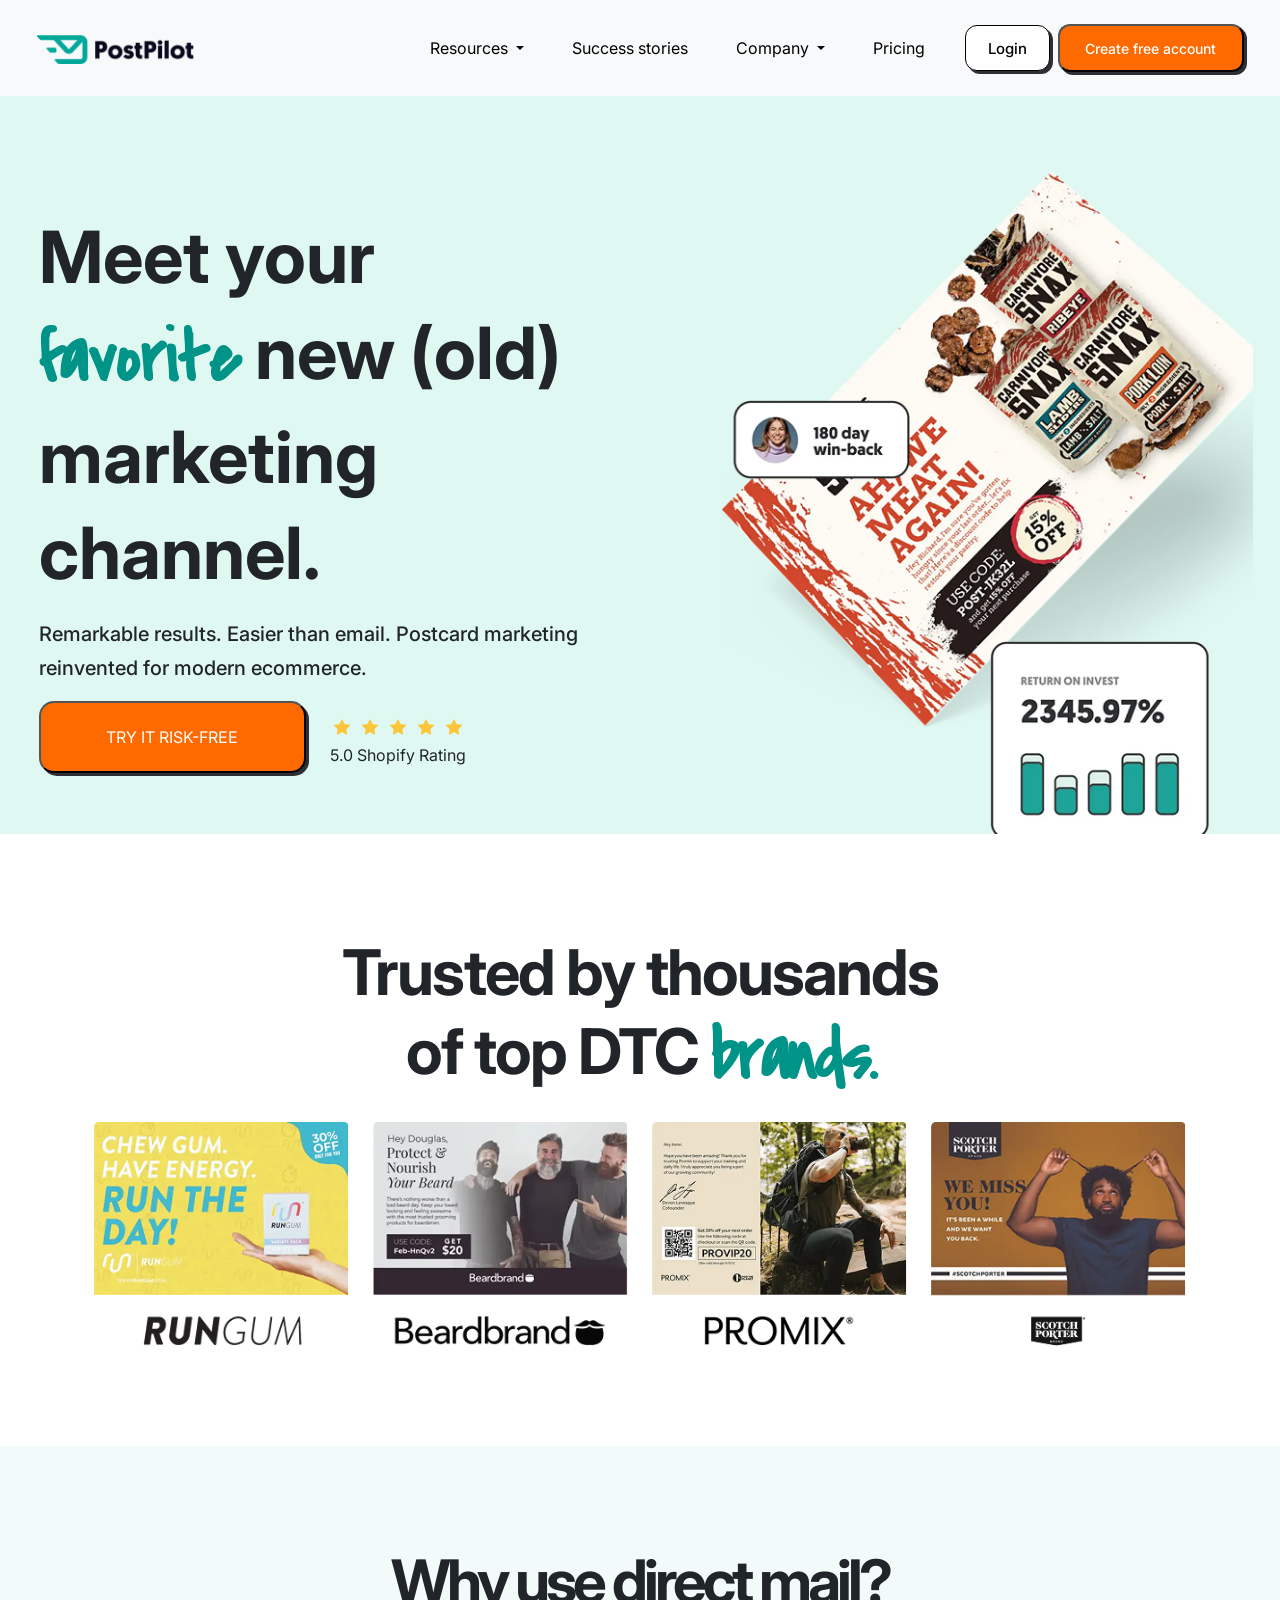
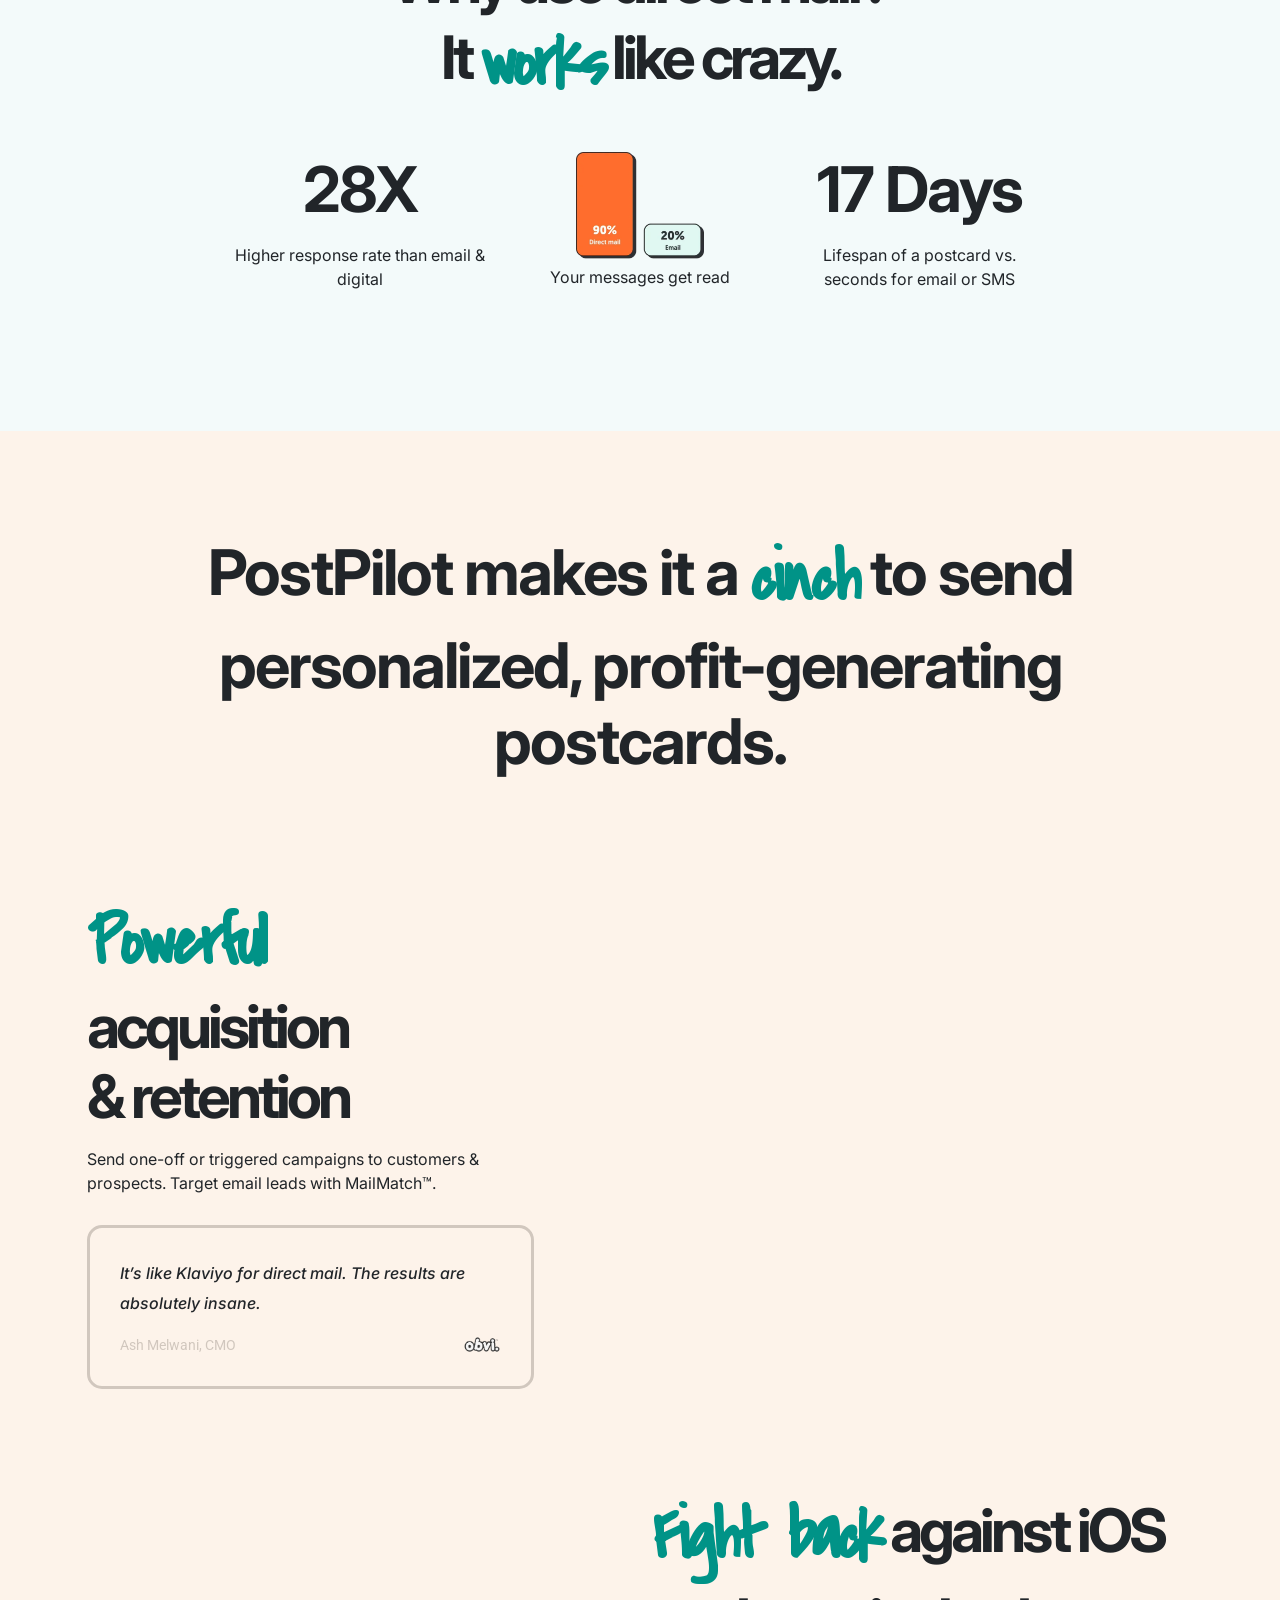
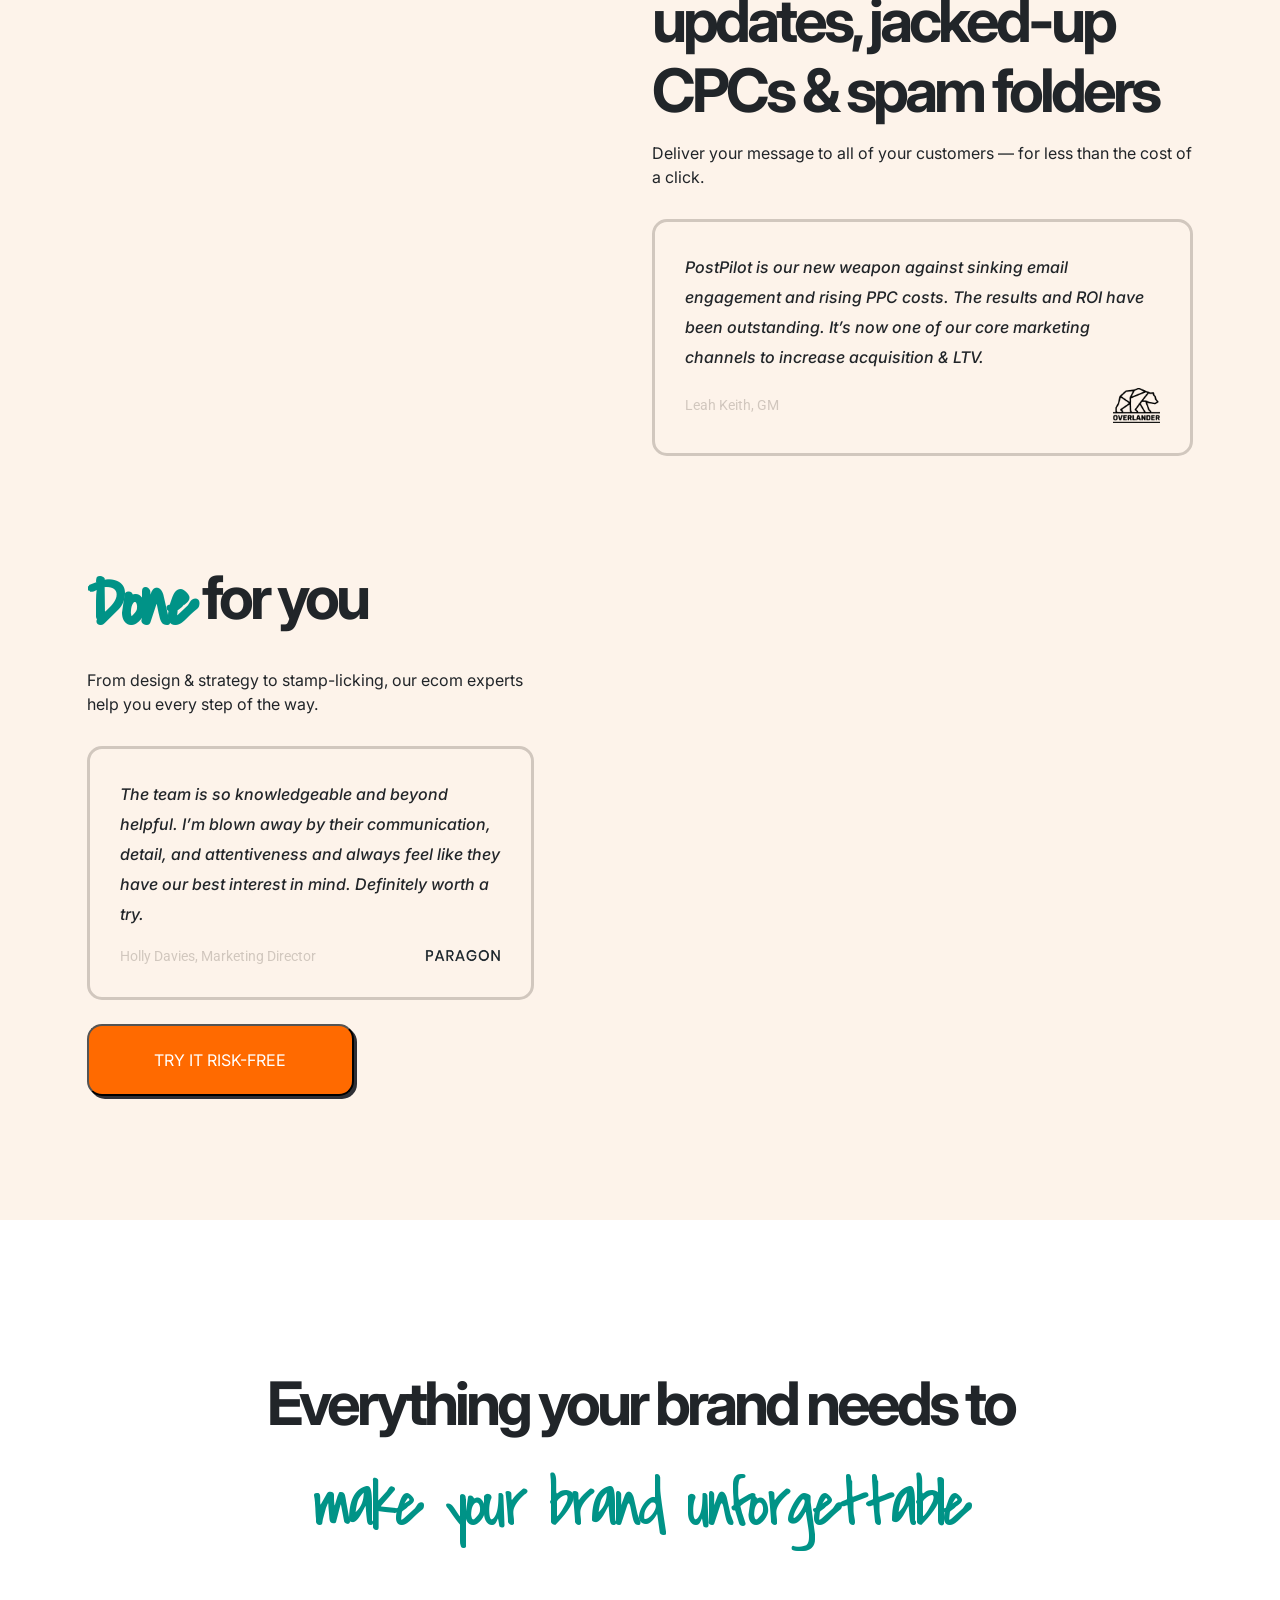
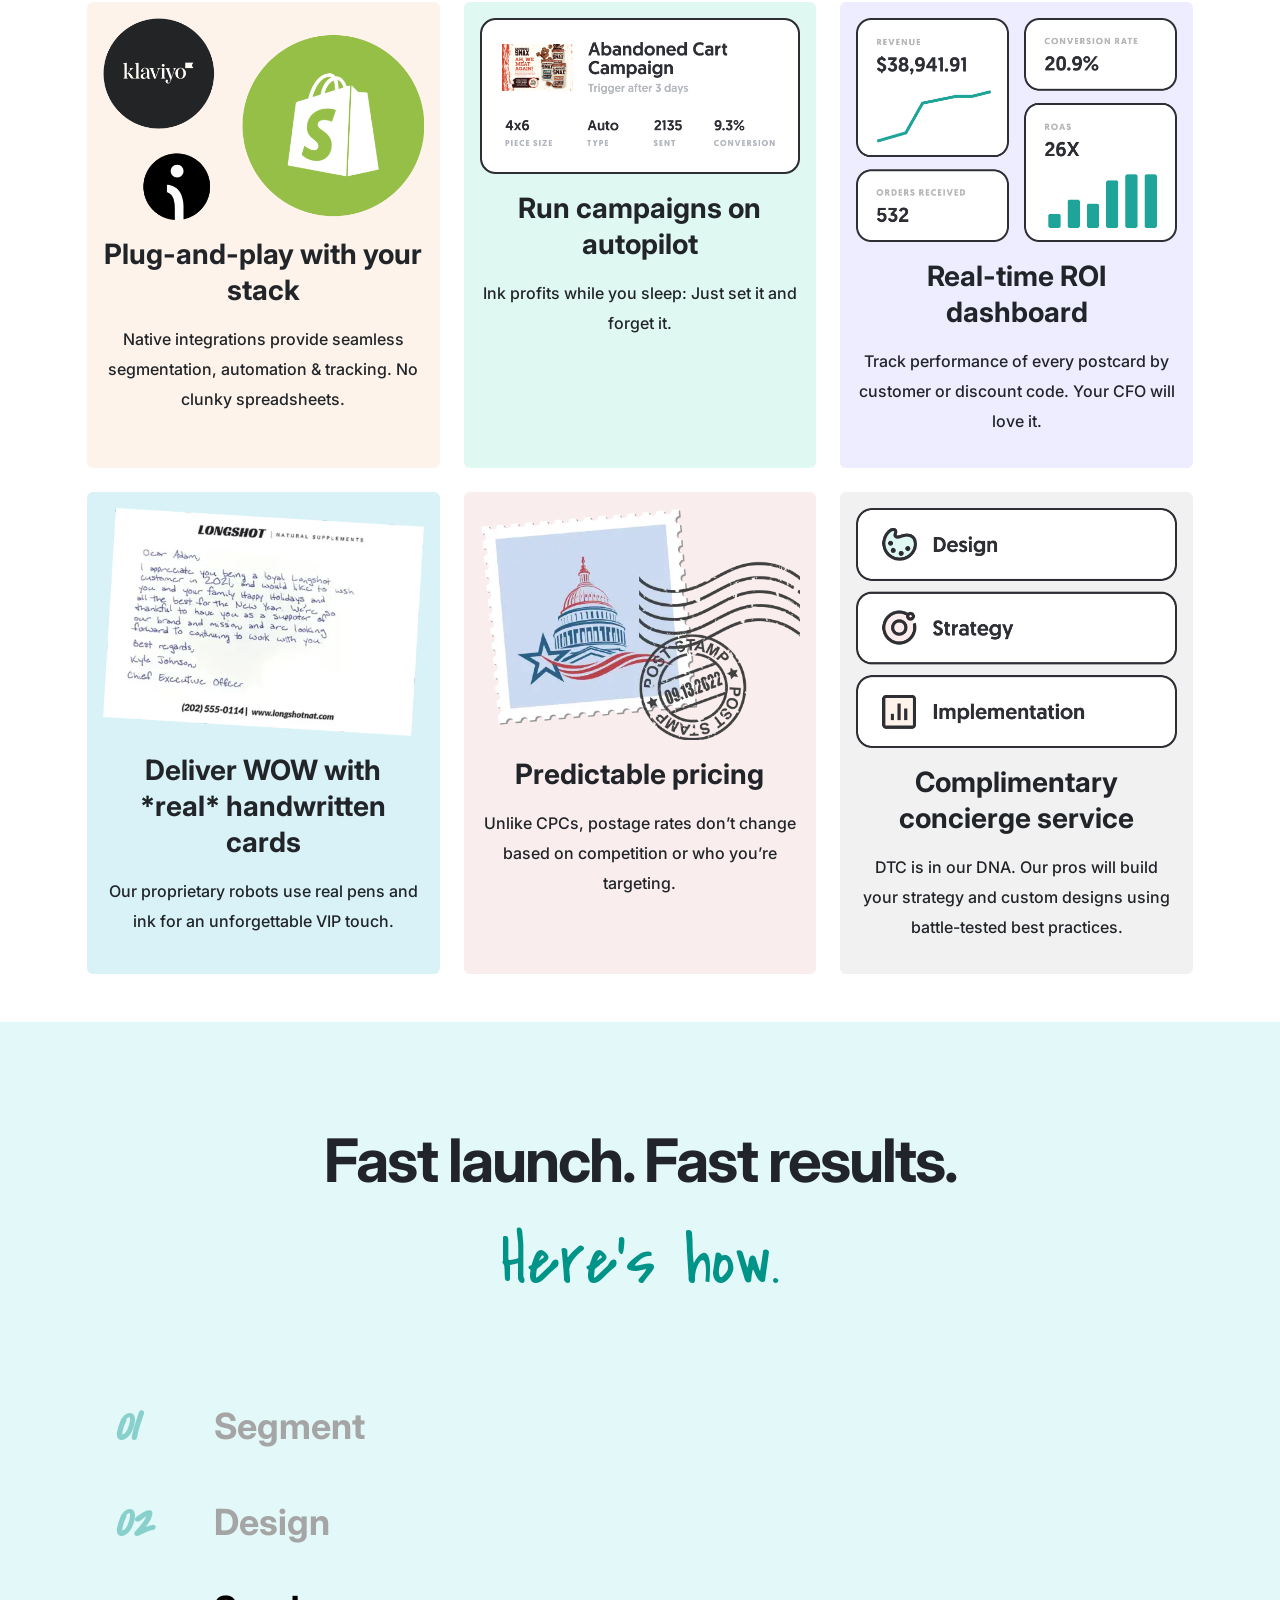
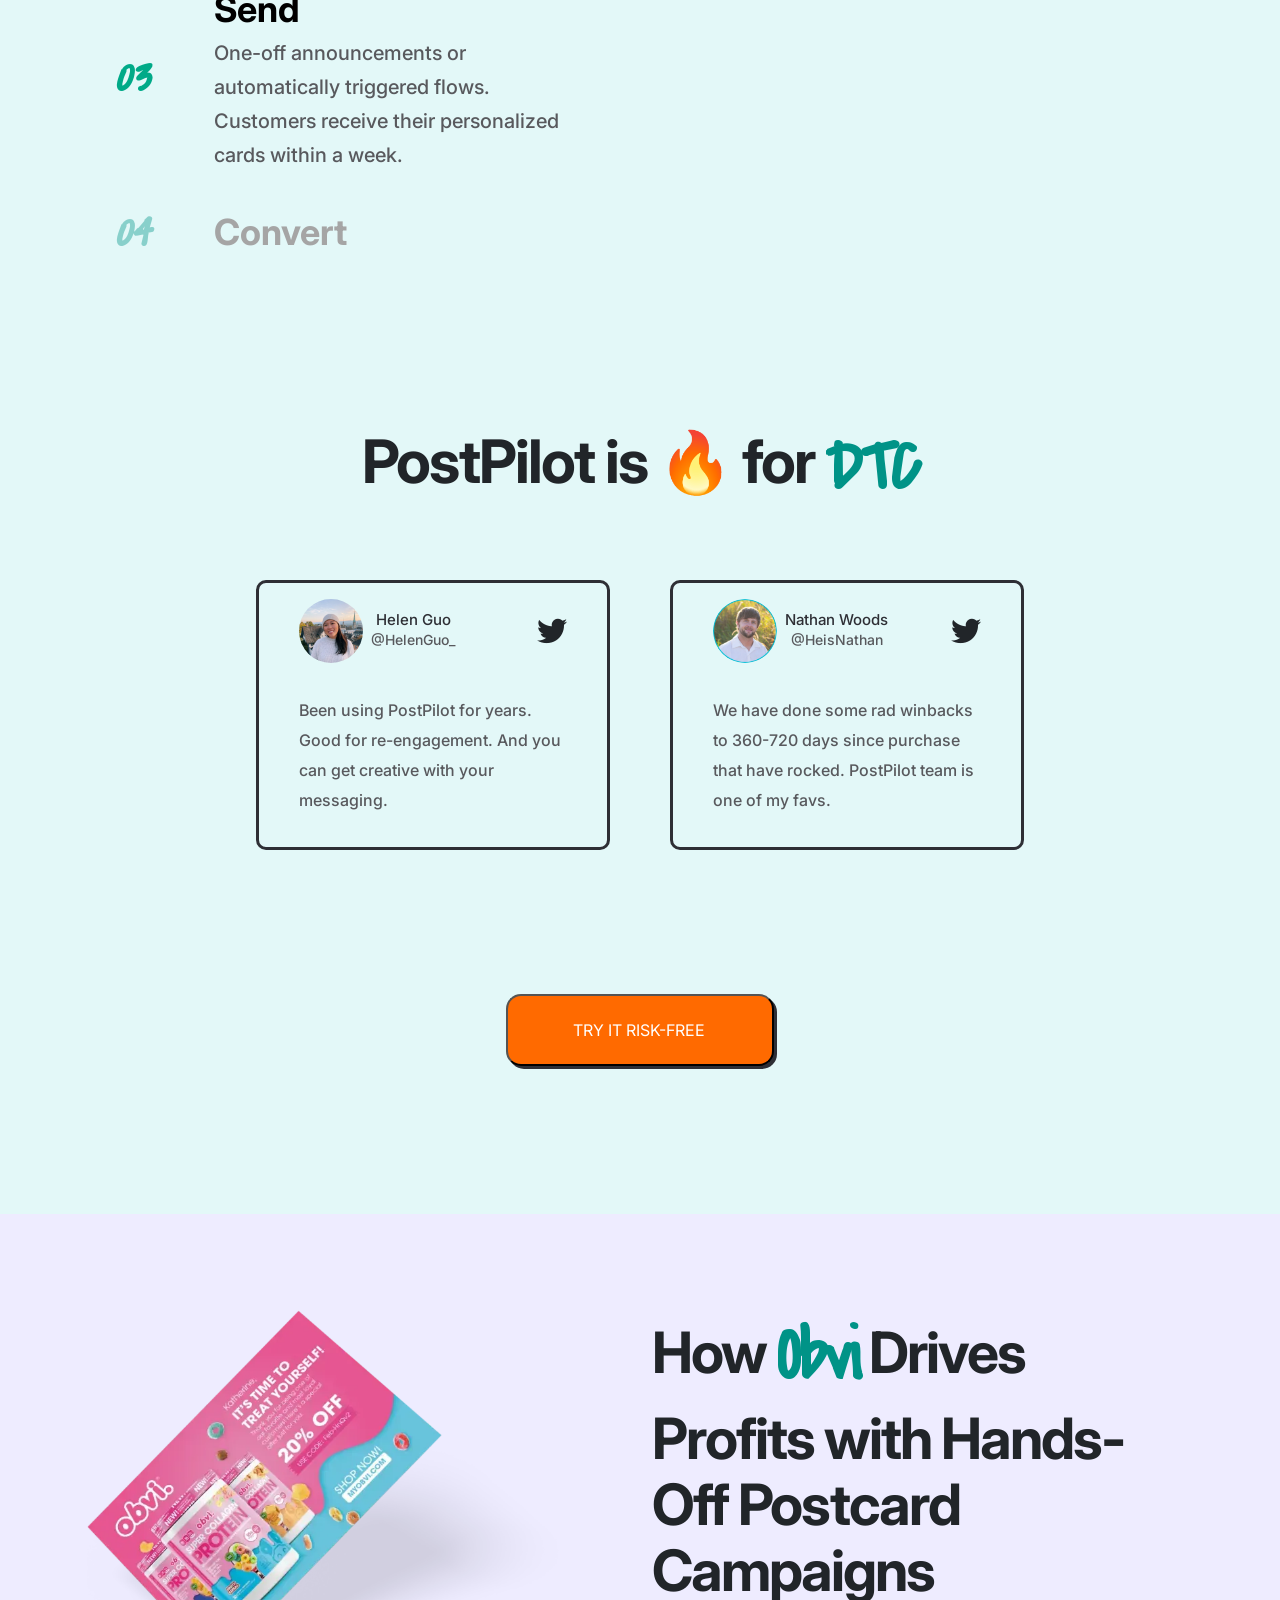
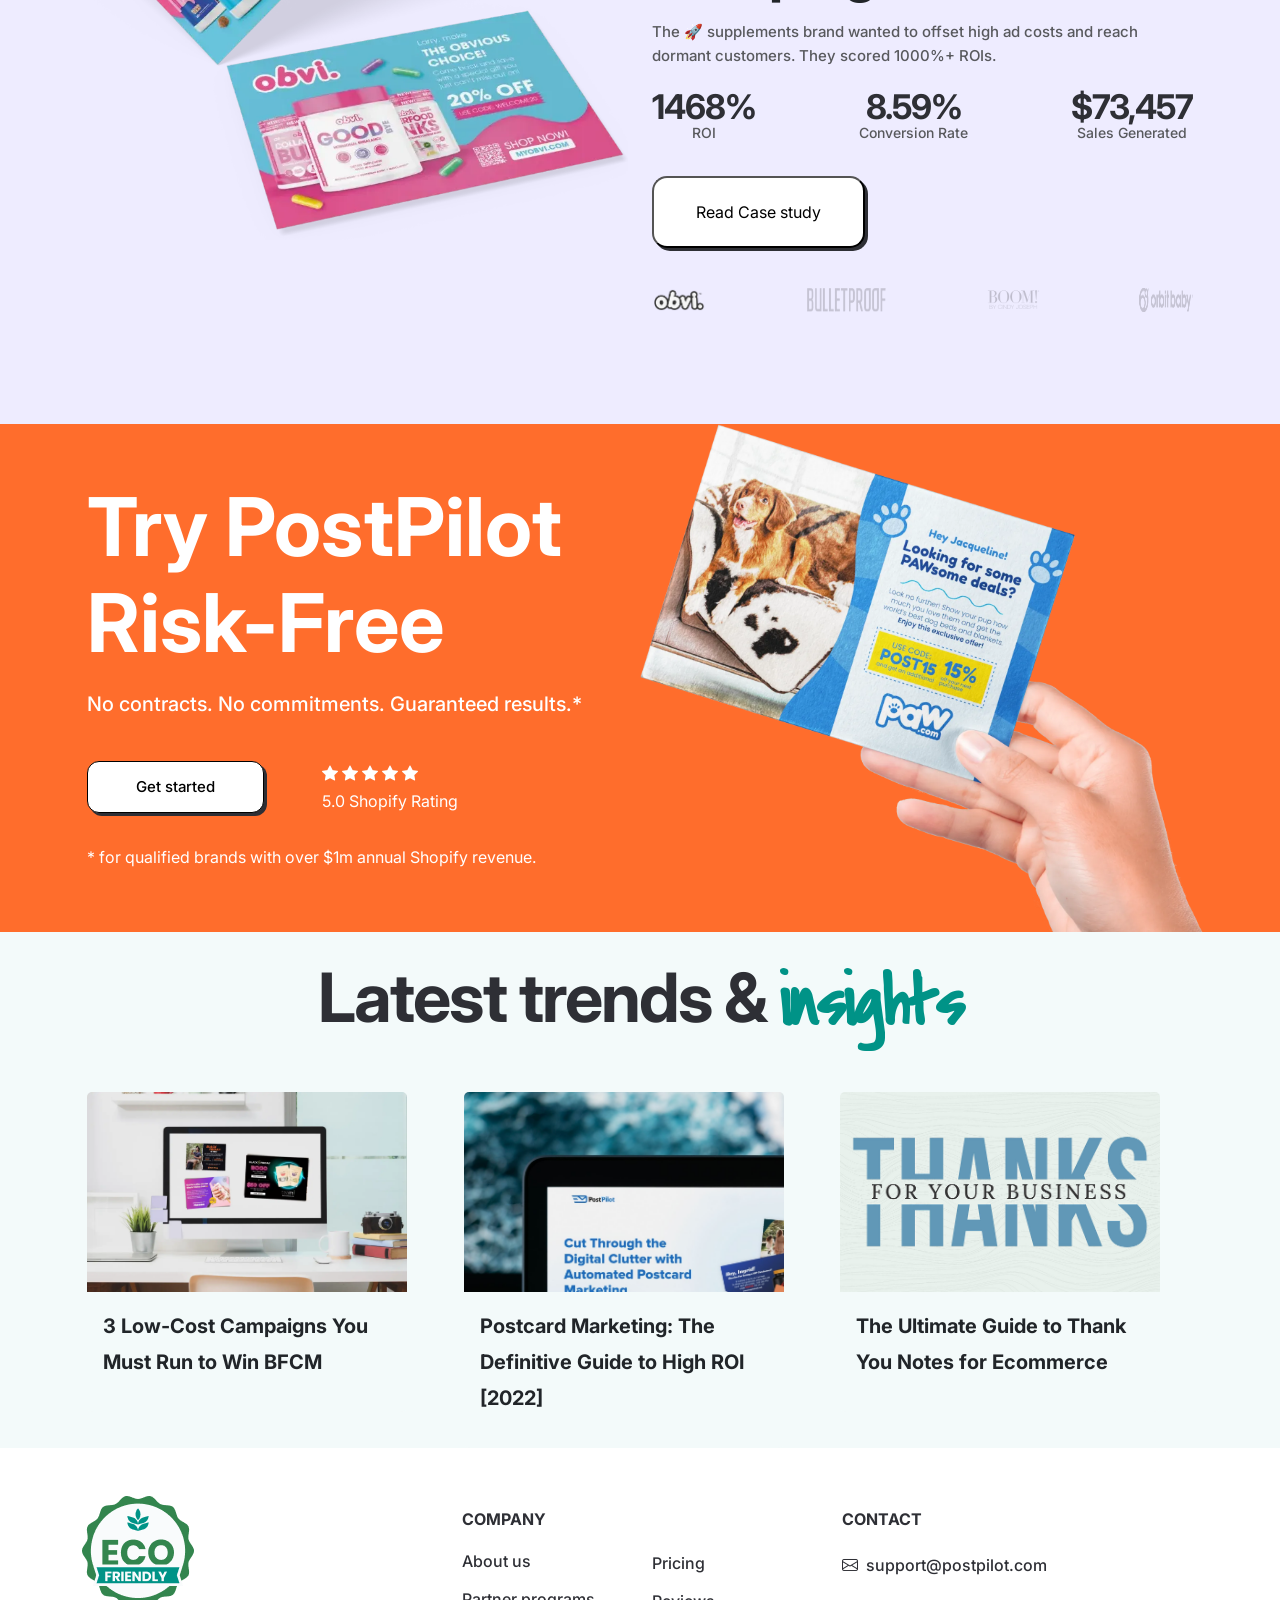
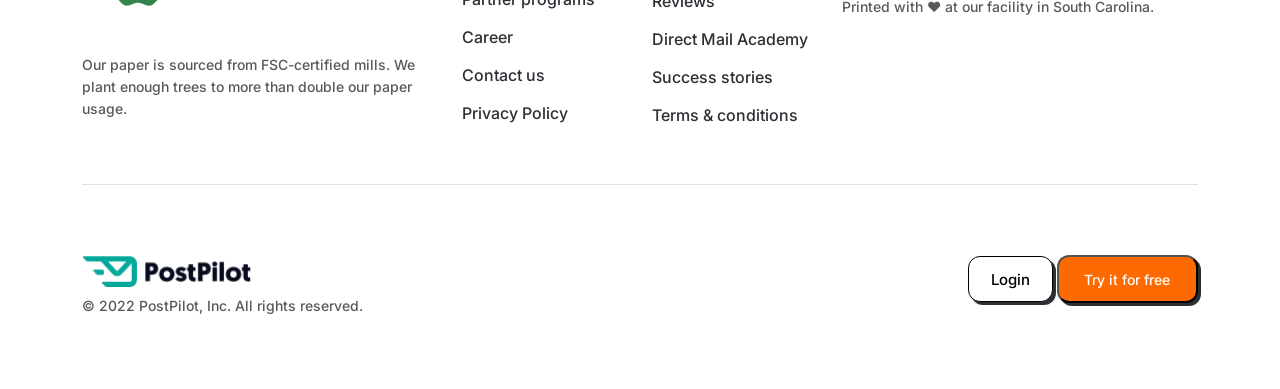
<file: capsitech/index.html>
<!DOCTYPE html>
<html lang="en">
  <head>
    <meta charset="UTF-8">
    <meta name="viewport" content="width=device-width, initial-scale=1.0">
    <title>PostPilot Navbar</title>
    <link href="https://cdn.jsdelivr.net/npm/bootstrap@5.3.5/dist/css/bootstrap.min.css" rel="stylesheet">
    <script src="https://cdn.jsdelivr.net/npm/bootstrap@5.3.5/dist/js/bootstrap.bundle.min.js"></script>
    <link rel="stylesheet" href="https://cdn.jsdelivr.net/npm/bootstrap-icons@1.11.3/font/bootstrap-icons.min.css">
    <link rel="stylesheet" href="./style.css">
  </head>
  <body>
    <nav class="navbar navbar-expand-lg navbar-light bg-light px-4 py-4">
      <div class="container-fluid">
        <a class="navbar-brand" href="#">
          <img src="./task1/images/logo.png" alt="Logo">
        </a>
        <button class="navbar-toggler" type="button" data-bs-toggle="collapse" data-bs-target="#navbarSupportedContent"
          aria-controls="navbarSupportedContent" aria-expanded="false" aria-label="Toggle navigation">
          <span class="navbar-toggler-icon"></span>
        </button>

        <div class="collapse navbar-collapse" id="navbarSupportedContent">
          <div class="ms-auto d-flex flex-column flex-md-row align-items-center gap-3">
            <div class="d-flex flex-column flex-md-row align-items-center gap-3">

            
              <div class="dropdown">
                <a class="nav-link-custom dropdown-toggle" href="#" role="button" data-bs-toggle="dropdown" aria-expanded="false">
                  Resources
                </a>
                <ul class="dropdown-menu">
                  <li><a class="dropdown-item" href="#">Blog</a></li>
                  <li><a class="dropdown-item" href="#">Help Center</a></li>
                  <li><a class="dropdown-item" href="#">Guides</a></li>
                </ul>
              </div>

              <a href="#" class="nav-link-custom">Success stories</a>

              <div class="dropdown">
                <a class="nav-link-custom dropdown-toggle" href="#" role="button" data-bs-toggle="dropdown" aria-expanded="false">
                  Company
                </a>
                <ul class="dropdown-menu">
                  <li><a class="dropdown-item" href="#">About Us</a></li>
                  <li><a class="dropdown-item" href="#">Careers</a></li>
                  <li><a class="dropdown-item" href="#">Contact</a></li>
                </ul>
              </div>

              <a href="#" class="nav-link-custom">Pricing</a>
            </div>

            <div class="d-flex flex-column flex-md-row align-items-center">
              <button class="btn-login mx-2">Login</button>
              <button class="btn-create-account">Create free account</button>
            </div>
          </div>
        </div>
      </div>
    </nav>

    
    <section class="landing-section">
      <div class="container-fluid">
        <div class="row align-items-center justify-content-around">
          
          <div class="col-12 col-md-7 col-lg-6">
            <p class="landing-p text-center text-md-start">
              Meet your <br><span class="text-fav">favorite</span> new (old) marketing channel.
            </p>
            <p class="text-landing text-center text-md-start">
              Remarkable results. Easier than email. Postcard marketing<br> reinvented for modern ecommerce.
            </p>
    
            <div class="row justify-content-center justify-content-md-start">
              <div class="col-auto d-flex flex-column align-items-center align-items-md-start">
                <button class="btn-tryit mb-2">TRY IT RISK-FREE</button>
              </div>
              <div class="col-auto d-flex flex-column justify-content-center align-items-center align-items-md-start">
                <div class="mb-1">
                  <i class="bi bi-star-fill rating-clr px-1"></i>
                  <i class="bi bi-star-fill rating-clr px-1"></i>
                  <i class="bi bi-star-fill rating-clr px-1"></i>
                  <i class="bi bi-star-fill rating-clr px-1"></i>
                  <i class="bi bi-star-fill rating-clr px-1"></i>
                </div>
                <p class="mb-0">5.0 Shopify Rating</p>
              </div>
            </div>
          </div>
    
          <div class="col-10 col-md-5 text-center text-md-end mt-4 mt-md-0 p-0">
            <img src="./task1/images/landing-page-img.png" class="img-fluid" alt="Landing Image">
          </div>
    
        </div>
      </div>
    </section>
    
    <section class="trusted-section">
      <div class="container">
        <div class="px-md-5">
          <p class="text-t text-center px-3 px-md-5">
            Trusted by thousands <br>of top DTC <span class="text-fav">brands.</span>
          </p>
        </div>
    
        <div class="container">
          <div class="row justify-content-center align-items-center">
            <div class="col-6 col-md-3 mb-4 mb-md-0">
              <div class="card border-0">
                <img class="card-img-top img-fluid" src="./task1/images/t-1.png" alt="Brand 1">
              </div>
            </div>
            <div class="col-6 col-md-3 mb-4 mb-md-0">
              <div class="card border-0">
                <img class="card-img-top img-fluid" src="./task1/images/t-4.png" alt="Brand 4">
              </div>
            </div>
            
            <div class="col-6 col-md-3 mb-4 mb-md-0">
              <div class="card border-0">
                <img class="card-img-top img-fluid" src="./task1/images/t-3.png" alt="Brand 3">
              </div>
            </div>
            <div class="col-6 col-md-3 mb-4 mb-md-0">
              <div class="card border-0">
                <img class="card-img-top img-fluid" src="./task1/images/t-2.png" alt="Brand 2">
              </div>
            </div>
          </div>
        </div>
      </div>
    </section>
    
    <section class="section-2a">
      <div class="">
        <p class="text-section3 text-center">
          Why use direct mail?<br> It <span class="text-fav">works</span> like crazy.
        </p>
        <div class="row p-4 text-center">
          <div class="col-12 col-md-4 mb-4 mb-md-0">
            <p class="text-section2a">28X</p>
            <p>Higher response rate than email & digital</p>
          </div>
          <div class="col-12 col-md-4 mb-4 mb-md-0">
            <img src="./task1/images/s2a-1.png" class="img-fluid" style="width: 50%;" alt="Direct Mail Image">
            <p>Your messages get read</p>
          </div>
          <div class="col-12 col-md-4 mb-4 mb-md-0">
            <p class="text-section2a">17 Days</p>
            <p>Lifespan of a postcard vs.<br> seconds for email or SMS</p>
          </div>
        </div>
      </div>
    </section>
    
    <section class="section-3">
      <div class="container">
        <div class="px-md-5">
          <p class="text-t px-md-5">PostPilot makes it a <span class="text-fav">cinch</span> to send personalized, profit-generating postcards.</p>
        </div>
        <div class="row">
          <div class="col-md-5 col-12 mb-4 mb-md-0">
            <p class="text-section3"><span class="text-fav">Powerful</span><br> acquisition <br>& retention</p>
            <p>Send one-off or triggered campaigns to customers & prospects. Target email leads with MailMatch™.</p>
    
            <div class="border-div">
              <p class="text-s3">It’s like Klaviyo for direct mail. The results are absolutely insane.</p>
              <div class="d-flex flex-row align-items-center justify-content-between">
                <p class="desig-s3">Ash Melwani, CMO</p>
                <img src="./task1/images/s3-1.png" style="width: 10%;">
              </div>
            </div>
          </div>
          <div class="col-12 col-md-7">
    
          </div>
        </div>
    
        <div class="row">
          <div class="col-md-6 col-12">

          </div>
          <div class="col-md-6 col-12">
            <p class="text-section3"><span class="text-fav">Fight back</span> against iOS updates, jacked-up CPCs & spam folders</p>
            <p>Deliver your message to all of your customers — for less than the cost of a click.</p>
    
            <div class="border-div">
              <p class="text-s3">PostPilot is our new weapon against sinking email engagement and rising PPC costs. The results and ROI have been outstanding. It’s now one of our core marketing channels to increase acquisition & LTV.</p>
              <div class="d-flex flex-row align-items-center justify-content-between">
                <p class="desig-s3">Leah Keith, GM</p>
                <img src="./task1/images/s3-2.png" style="width: 10%;">
              </div>
            </div>
          </div>
        </div>
    
        <div class="row">
          <div class="col-md-5 col-12 mb-4 mb-md-0">
            <p class="text-section3"><span class="text-fav">Done</span> for you</p>
            <p>From design & strategy to stamp-licking, our ecom experts help you every step of the way.</p>
    
            <div class="border-div">
              <p class="text-s3">The team is so knowledgeable and beyond helpful. I’m blown away by their communication, detail, and attentiveness and always feel like they have our best interest in mind. Definitely worth a try.</p>
              <div class="d-flex flex-row align-items-center justify-content-between">
                <p class="desig-s3">Holly Davies, Marketing Director</p>
                <img src="./task1/images/s3-3.png" style="width: 20%;">
              </div>
            </div>
            <button class="btn-tryit my-4">TRY IT RISK-FREE</button>
          </div>
          <div class="col-12 col-md-7">
    
          </div>
        </div>
      </div>
    </section>
    
    
    <section class="section-4 py-5">
      <div class="container-fluid">
        <p class="text-section3 text-center">Everything your brand needs to</p>
        <p class="text-fav2 text-center mb-5">make your brand unforgettable</p>
    
        <div class="row g-4">
          <div class="col-12 col-md-6 col-lg-4">
            <div class="p-3 rounded h-100 text-center gr-1">
              <img src="./task1/images/s4-1.png" class="img-fluid mb-3">
              <p class="text1-section4">Plug-and-play with your stack</p>
              <p class="text2-section4">Native integrations provide seamless segmentation, automation & tracking. No clunky spreadsheets.</p>
            </div>
          </div>
    
          <div class="col-12 col-md-6 col-lg-4">
            <div class="p-3 rounded h-100 text-center gr-2">
              <img src="./task1/images/s4-2.png" class="img-fluid mb-3">
              <p class="text1-section4">Run campaigns on autopilot</p>
              <p class="text2-section4">Ink profits while you sleep: Just set it and forget it.</p>
            </div>
          </div>
    
          <div class="col-12 col-md-6 col-lg-4">
            <div class="p-3 rounded h-100 text-center gr-3">
              <img src="./task1/images/s4-3.png" class="img-fluid mb-3">
              <p class="text1-section4">Real-time ROI dashboard</p>
              <p class="text2-section4">Track performance of every postcard by customer or discount code. Your CFO will love it.</p>
            </div>
          </div>
    
          <div class="col-12 col-md-6 col-lg-4">
            <div class="p-3 rounded h-100 text-center gr-4">
              <img src="./task1/images/s4-4.png" class="img-fluid mb-3">
              <p class="text1-section4">Deliver WOW with *real* handwritten cards</p>
              <p class="text2-section4">Our proprietary robots use real pens and ink for an unforgettable VIP touch.</p>
            </div>
          </div>
    
          <div class="col-12 col-md-6 col-lg-4">
            <div class="p-3 rounded h-100 text-center gr-5">
              <img src="./task1/images/s4-5.png" class="img-fluid mb-3">
              <p class="text1-section4">Predictable pricing</p>
              <p class="text2-section4">Unlike CPCs, postage rates don’t change based on competition or who you’re targeting.</p>
            </div>
          </div>
    
          <div class="col-12 col-md-6 col-lg-4">
            <div class="p-3 rounded h-100 text-center gr-6">
              <img src="./task1/images/s4-6.png" class="img-fluid mb-3">
              <p class="text1-section4">Complimentary concierge service</p>
              <p class="text2-section4">DTC is in our DNA. Our pros will build your strategy and custom designs using battle-tested best practices.</p>
            </div>
          </div>
        </div>
      </div>
    </section>
    
    
    
    <section class="section-5">
      <div class="container">
        <p class="text-section5 text-center">Fast launch. Fast results.</p>
        <p class="text-fav text-center">Here's how.</p>
    
        <div class="step-box">
          <div class="step">
            <div class="step-number text-fav3">01</div>
            <div class="step-content">
              <div class="step-title">Segment</div>
            </div>
          </div>
    
          <div class="step">
            <div class="step-number text-fav3">02</div>
            <div class="step-content">
              <div class="step-title">Design</div>
            </div>
          </div>
    
          <div class="step active">
            <div class="step-number text-fav3">03</div>
            <div class="step-content d-flex">
              <div>
                <div class="step-title">Send</div>
                <div class="step-description col-12 col-md-5">
                  One-off announcements or automatically triggered flows. Customers receive their personalized cards within a week.
                </div>
              </div>
            </div>
          </div>
    
          <div class="step">
            <div class="step-number text-fav3">04</div>
            <div class="step-content">
              <div class="step-title">Convert</div>
            </div>
          </div>
        </div>
    
        <div class="container p-md-5">
          <p class="text-section5">PostPilot is 🔥 for <span class="text-fav">DTC</span></p>
          <div class="d-flex p-md-5 mx-md-5  justify-content-around flex-wrap">
            <div class="section5-flex mx-md-2 px-md-4 mb-4 mb-md-0 ">
              <div class="d-flex flex-row justify-content-between align-items-center">
                <div class="d-flex flex-row p-3 align-items-center">
                  <img src="./task1/images/s5-1.jpg" class="section5-profile">
                  <div class="d-flex flex-column align-items-center px-2">
                    <p class="m-0 section5-name">Helen Guo</p>
                    <p class="m-0 section5-username">@HelenGuo_</p>
                  </div>
                </div>
                <i class="bi bi-twitter twitter-logo px-3"></i>
              </div>
              <div>
                <p class="section5-carddes p-3">Been using PostPilot for years. Good for re-engagement. And you can get creative with your messaging.</p>
              </div>
            </div>
            <div class="section5-flex mx-md-2 px-md-4 mb-4 mb-md-0">
              <div class="d-flex flex-row justify-content-between align-items-center">
                <div class="d-flex flex-row p-3 align-items-center">
                  <img src="./task1/images/s5-2.jpg" class="section5-profile">
                  <div class="d-flex flex-column align-items-center px-2">
                    <p class="m-0 section5-name">Nathan Woods</p>
                    <p class="m-0 section5-username">@HeisNathan</p>
                  </div>
                </div>
                <i class="bi bi-twitter twitter-logo px-3"></i>
              </div>
              <div>
                <p class="section5-carddes p-3">We have done some rad winbacks to 360-720 days since purchase that have rocked. PostPilot team is one of my favs.</p>
              </div>
            </div>
          </div>
        </div>
    
      </div>
      <div class="container d-flex justify-content-center align-items-center py-4">
        <button class="btn-tryit my-4">TRY IT RISK-FREE</button>
      </div>
    </section>
    
    <section class="section6">
      <div class="container">
        <div class="row">
          <div class="col-md-6">
            <img src="./task1/images/s6.png" class="img-fluid">
          </div>
          <div class="col-md-6">
            <p class="text-section6">How <span class="text-fav">Obvi</span> Drives Profits with Hands-Off Postcard Campaigns</p>
            <p class="text2-section6">The 🚀 supplements brand wanted to offset high ad costs and reach dormant customers. They scored 1000%+ ROIs.</p>
            <div class="d-flex justify-content-between align-items-center py-2 flex-wrap">
              <div class="text-center mb-3 mb-md-0">
                <p class="section6-number m-0">1468%</p>
                <p class="section6-numbertext m-0">ROI</p>
              </div>
              <div class="text-center mb-3 mb-md-0">
                <p class="section6-number m-0">8.59%</p>
                <p class="section6-numbertext m-0">Conversion Rate</p>
              </div>
              <div class="text-center">
                <p class="section6-number m-0">$73,457</p>
                <p class="section6-numbertext m-0">Sales Generated</p>
              </div>
            </div>
            <button class="btn-login2  my-4">Read Case study</button>
            <div class="d-flex justify-content-between py-3 flex-wrap">
              <img src="./task1/images/s6-1.png" width="10%">
              <img src="./task1/images/s6-2.png" width="15%" style="opacity: 20%;">
              <img src="./task1/images/s6-3.png" width="10%" style="opacity: 20%;">
              <img src="./task1/images/s6-4.png" width="10%" style="opacity: 20%;">
            </div>
          </div>
        </div>
      </div>
    </section>
    
    <section class="section7">
      <div class="container">
        <div class="row align-items-center justify-content-center justify-content-md-between">
        
          <div class="col-md-6">
            <p class="section7-text1">
              Try PostPilot Risk-Free
            </p>
            <p class="text-landing">
              No contracts. No commitments. Guaranteed results.*
            </p>
    
            <div class="row">
              <div class="col-5 d-flex flex-column align-items-start mb-3 mb-md-0">
                <button class="btn-login px-5 py-3 my-4">Get started</button>
              </div>
              <div class="col-6 d-flex flex-column justify-content-center">
                <div class="mb-1">
                  <i class="bi bi-star-fill rating-clr2"></i>
                  <i class="bi bi-star-fill rating-clr2"></i>
                  <i class="bi bi-star-fill rating-clr2"></i>
                  <i class="bi bi-star-fill rating-clr2"></i>
                  <i class="bi bi-star-fill rating-clr2"></i>
                </div>
                <p class="mb-0">5.0 Shopify Rating</p>
              </div>
            </div>
            <p class="my-2">* for qualified brands with over $1m annual Shopify revenue.</p>
          </div>
    
          <div class="col-md-6 text-end p-0">
            <img src="./task1/images/s7.png" class="img-fluid" alt="Landing Image">
          </div>
        </div>
      </div>
    </section>
    
    <section class="section8">
      <div class="container">
        <p class="text-section8 py-4">Latest trends & <span class="text-fav">insights</span></p>
        <div class="row row-cols-1 row-cols-md-2 row-cols-lg-3 g-4 d-flex ">
          <div class="col">
            <div class="card custom-card section8-color">
              <img class="card-img-top custom-img" src="./task1/images/s8-1.png" alt="Card image">
              <div class="card-body">
                <p class="card-text-custom">3 Low-Cost Campaigns You Must Run to Win BFCM</p>
              </div>
            </div>
          </div>
          <div class="col">
            <div class="card custom-card section8-color">
              <img class="card-img-top custom-img" src="./task1/images/s8-2.jpg" alt="Card image">
              <div class="card-body">
                <p class="card-text-custom">Postcard Marketing: The Definitive Guide to High ROI [2022]</p>
              </div>
            </div>
          </div>
          <div class="col">
            <div class="card custom-card section8-color">
              <img class="card-img-top custom-img" src="./task1/images/s8-3.jpg" alt="Card image">
              <div class="card-body">
                <p class="card-text-custom">The Ultimate Guide to Thank You Notes for Ecommerce</p>
              </div>
            </div>
          </div>
        </div>
      </div>
    </section>
    
    
    <section class="section9 py-5">
      <div class="container">
        <div class="row justify-content-around">
          <div class="col-md-4  text-md-left">
            <img src="./task1/images/footer-logo.png" class="img-fluid">
            <p class="text1-section9 py-5">Our paper is sourced from FSC-certified mills. We plant enough trees to more than double our paper usage.</p>
          </div>
          <div class="col-md-2  text-md-left a-section">
            <a class="text2-section9 py-2"><b>COMPANY</b></a>
            <a class="text2-section9 py-1">About us</a>
            <a class="text2-section9 py-1">Partner programs</a>
            <a class="text2-section9 py-1">Career</a>
            <a class="text2-section9 py-1" href="./contactus.html">Contact us</a>
            <a class="text2-section9 py-1">Privacy Policy</a>
          </div>
          <div class="col-md-2  text-md-left a-section">
            <a class="text2-section9 py-4"></a>
            <a class="text2-section9 py-1">Pricing</a>
            <a class="text2-section9 py-1">Reviews</a>
            <a class="text2-section9 py-1">Direct Mail Academy</a>
            <a class="text2-section9 py-1">Success stories</a>
            <a class="text2-section9 py-1">Terms & conditions</a>
          </div>
          <div class="col-md-4  text-md-left a-section">
            <a class="text2-section9 py-2"><b>CONTACT</b></a>
            <a class="text2-section9 py-2"><i class="bi bi-envelope"></i><span class="px-2">support@postpilot.com</span></a>
            <a class="text1-section9 py-2">Printed with ❤️️️ at our facility in South Carolina.</a>
          </div>
        </div>
        <div class="d-flex justify-content-between border-top section9-footer flex-column flex-md-row">
          <div class="text-center text-md-left d-flex flex-column">
            <img src="./task1/images/logo.png" class="img-fluid" width="60%">
            <p class="text1-section9 py-2">© 2022 PostPilot, Inc. All rights reserved.</p>
          </div>
          <div class="text-center text-md-right">
            <button class="btn-login my-2 my-md-0">Login</button>
            <button class="btn-create-account my-2 my-md-0">Try it for free</button>
          </div>
        </div>
      </div>
    </section>
    
  </body>
</html>
</file>
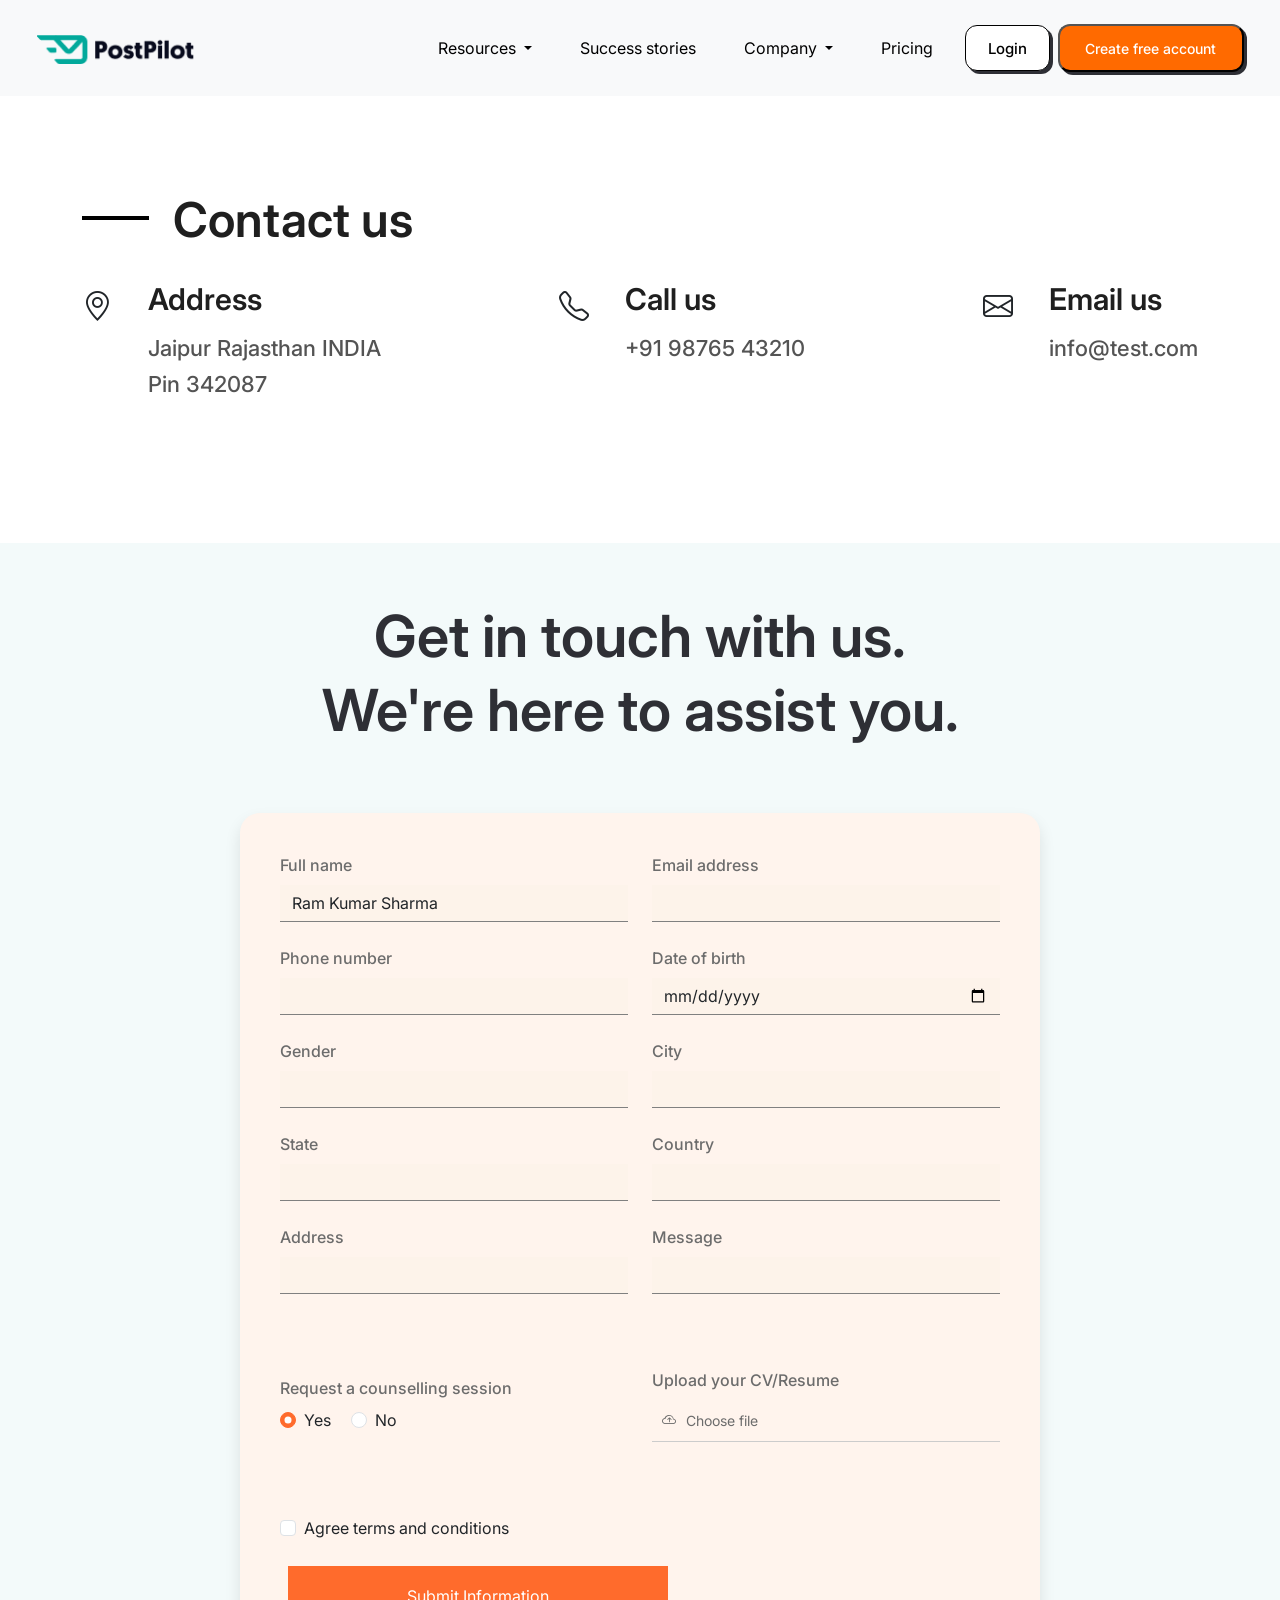
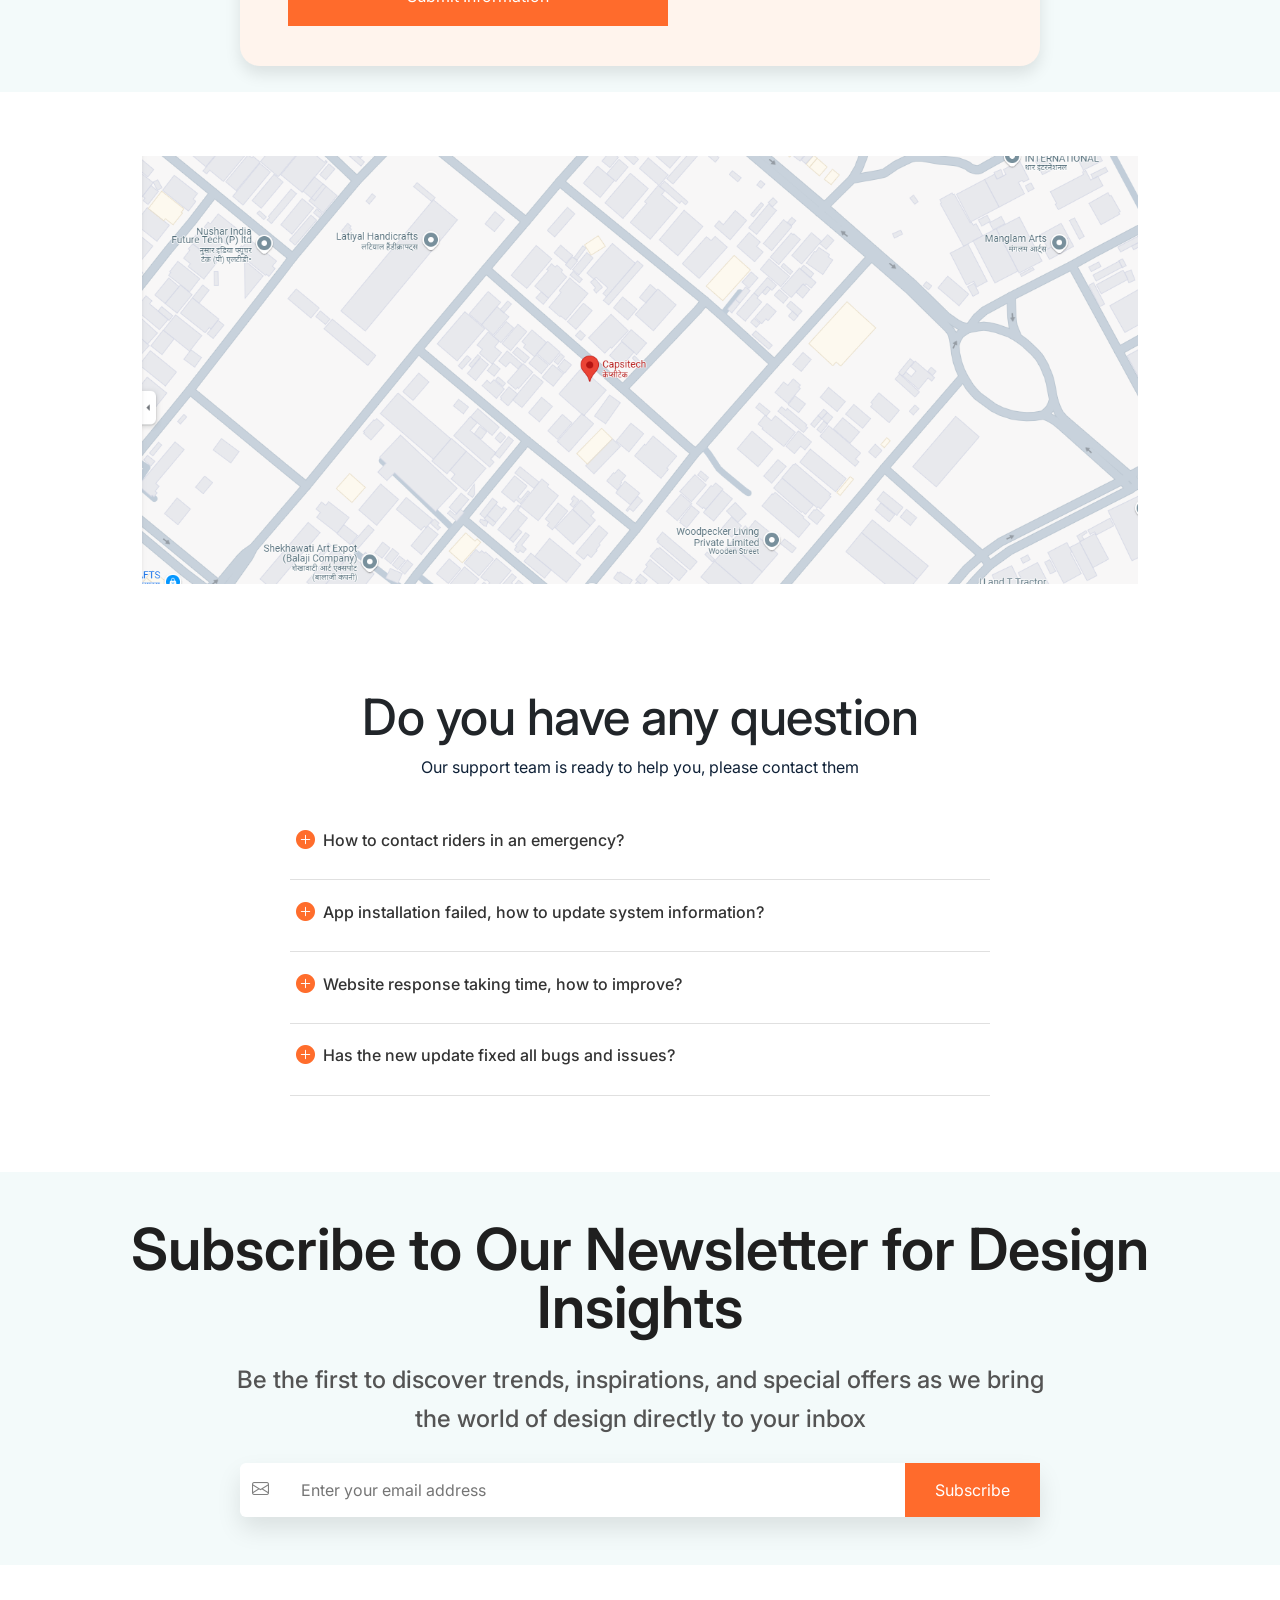
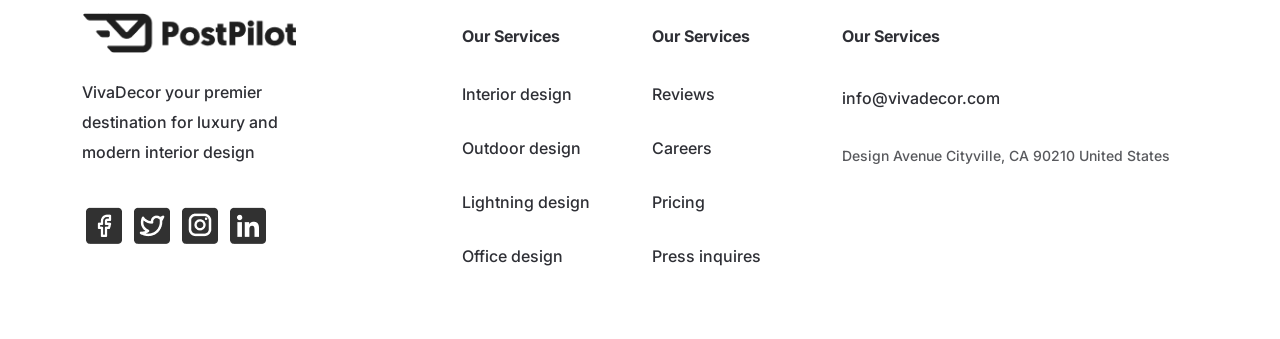
<file: capsitech/contactus.html>
<!DOCTYPE html>
<html lang="en">
<head>
    <meta charset="UTF-8">
    <meta name="viewport" content="width=device-width, initial-scale=1.0">
    <title>Contact Us</title>
    <link href="https://cdn.jsdelivr.net/npm/bootstrap@5.3.5/dist/css/bootstrap.min.css" rel="stylesheet">
    <script src="https://cdn.jsdelivr.net/npm/bootstrap@5.3.5/dist/js/bootstrap.bundle.min.js"></script>
    <link rel="stylesheet" href="https://cdn.jsdelivr.net/npm/bootstrap-icons@1.11.3/font/bootstrap-icons.min.css">
    <link rel="stylesheet" href="./style.css">
    <link rel="stylesheet" href="./contactstyle.css">
    <style>
      
    </style>
</head>
<body>
  <nav class="navbar navbar-expand-lg navbar-light bg-light px-4 py-4">
    <div class="container-fluid">
      <a class="navbar-brand" href="#">
        <img src="./task1/images/logo.png" alt="Logo">
      </a>
      <button class="navbar-toggler" type="button" data-bs-toggle="collapse" data-bs-target="#navbarSupportedContent"
        aria-controls="navbarSupportedContent" aria-expanded="false" aria-label="Toggle navigation">
        <span class="navbar-toggler-icon"></span>
      </button>
  
      <div class="collapse navbar-collapse" id="navbarSupportedContent">
        <div class="ms-auto d-flex flex-column flex-md-row align-items-center gap-3">
          <div class="d-flex flex-column flex-md-row align-items-center gap-3">
  
           
            <div class="dropdown">
              <a class="nav-link-custom dropdown-toggle" href="#" role="button" data-bs-toggle="dropdown" aria-expanded="false">
                Resources
              </a>
              <ul class="dropdown-menu">
                <li><a class="dropdown-item" href="#">Blog</a></li>
                <li><a class="dropdown-item" href="#">Help Center</a></li>
                <li><a class="dropdown-item" href="#">Guides</a></li>
              </ul>
            </div>
  
            <a href="#" class="nav-link-custom">Success stories</a>
  
            <div class="dropdown">
              <a class="nav-link-custom dropdown-toggle" href="#" role="button" data-bs-toggle="dropdown" aria-expanded="false">
                Company
              </a>
              <ul class="dropdown-menu">
                <li><a class="dropdown-item" href="#">About Us</a></li>
                <li><a class="dropdown-item" href="#">Careers</a></li>
                <li><a class="dropdown-item" href="./contactus.html">Contact</a></li>
              </ul>
            </div>
  
            <a href="#" class="nav-link-custom">Pricing</a>
          </div>
  
          <div class="d-flex flex-column flex-md-row align-items-center gap-2">
            <button class="btn-login">Login</button>
            <button class="btn-create-account">Create free account</button>
          </div>
        </div>
      </div>
    </div>
  </nav>
  <section class="sectionc-1">
        <div class="container">
            <div class="d-flex">
                <p class="text1-sectionc1 longline px-3"></p>
                <p class="text1-sectionc1 px-4">Contact us</p>
            </div>
            <div class="d-md-flex justify-content-between align-items-start my-4 flex-md-row flex-column">
  
              <div class="d-flex align-items-start mb-4 mb-md-0">
                <div>
                  <i class="bi bi-geo-alt c-icon me-3"></i>
                </div>
                <div>
                  <p class="text2-sectionc1">Address</p>
                  <p class="text3-sectionc1">
                    Jaipur Rajasthan INDIA<br>
                    Pin 342087
                  </p>
                </div>
              </div>
            
              <div class="d-flex align-items-start mb-4 mb-md-0">
                <div>
                  <i class="bi bi-telephone c-icon me-3"></i>
                </div>
                <div>
                  <p class="text2-sectionc1">Call us</p>
                  <p class="text3-sectionc1">+91 98765 43210</p>
                </div>
              </div>
            
              <div class="d-flex align-items-start">
                <div>
                  <i class="bi bi-envelope c-icon me-3"></i>
                </div>
                <div>
                  <p class="text2-sectionc1">Email us</p>
                  <p class="text3-sectionc1">info@test.com</p>
                </div>
              </div>
            
            </div>
            
        </div>
  </section>
  <section class="sectionc-2 py-3">
    <div class="py-5">
      <p class="text-center text1-sectionc2">Get in touch with us.</p>      
      <p class="text-center text1-sectionc2">We're here to assist you.</p>
    </div>
    <div class="form-container">
      <form>
        <div class="row g-4 align-items-center">
          <div class="col-md-6">
            <label for="fullName" class="form-label">Full name</label>
            <input type="text" class="form-control input-set" id="fullName" value="Ram Kumar Sharma">
          </div>
          <div class="col-md-6">
            <label for="email" class="form-label">Email address</label>
            <input type="email" class="form-control input-set" id="email">
          </div>
          <div class="col-md-6">
            <label for="phone" class="form-label">Phone number</label>
            <input type="tel" class="form-control input-set" id="phone">
          </div>
          <div class="col-md-6">
            <label for="dob" class="form-label">Date of birth</label>
            <input type="date" class="form-control input-set" id="dob">
          </div>
          <div class="col-md-6">
            <label for="gender" class="form-label">Gender</label>
            <input type="text" class="form-control input-set" id="gender">
          </div>
          <div class="col-md-6">
            <label for="city" class="form-label">City</label>
            <input type="text" class="form-control input-set" id="city">
          </div>
          <div class="col-md-6">
            <label for="state" class="form-label">State</label>
            <input type="text" class="form-control input-set" id="state">
          </div>
          <div class="col-md-6">
            <label for="country" class="form-label">Country</label>
            <input type="text" class="form-control input-set" id="country">
          </div>
          <div class="col-md-6">
            <label for="address" class="form-label">Address</label>
            <input type="text" class="form-control input-set" id="address">
          </div>
          <div class="col-md-6">
            <label for="message" class="form-label">Message</label>
            <input type="text" class="form-control input-set" id="message">
          </div>
          <div class="col-md-6">
            <label class="form-label d-block">Request a counselling session</label>
            <div class="form-check form-check-inline">
              <input class="form-check-input" type="radio" name="session" id="yes" value="yes" checked>
              <label class="form-check-label" for="yes">Yes</label>
            </div>
            <div class="form-check form-check-inline">
              <input class="form-check-input" type="radio" name="session" id="no" value="no">
              <label class="form-check-label" for="no">No</label>
            </div>
          </div>
          <div class="col-md-6">
            <div class="upload-container">
              <label for="cvUpload" class="form-label">Upload your CV/Resume</label>
              <label for="cvUpload" class="custom-file-upload">
                <i class="bi bi-cloud-arrow-up"></i> Choose file
              </label>
              <input type="file" id="cvUpload" name="cvUpload">
            </div>
          </div>
          <div class="col-12">
            <div class="form-check">
              <input class="form-check-input" type="checkbox" id="terms">
              <label class="form-check-label" for="terms">
                Agree terms and conditions
              </label>
            </div>
          </div>
          <div class="col-12 mx-2 mt-4">
            <button type="submit" class="btn btn-submit py-2 px-5 border-0 form-submit-btn">Submit Information</button>
          </div>
        </div>
      </form>
    </div>
  </section>
  <section class="sectionc-3 py-3">
    <div class="container">
      <div class="container-md">
        <img src="./task1/images/c-s2-1.png" class="img-fluid px-md-5 py-md-5">
      </div>
      <div class="faq-section">
        <div class="container text-center">
          <h2 class="text1-sectionc3">Do you have any question</h2>
          <p class="text2-sectionc3">Our support team is ready to help you, please contact them</p>
      
          <div class="faq-list text-start mx-auto mt-4">
            <div class="faq-item">
              <button class="faq-question">
                <span class="icon"><i class="bi bi-plus-circle-fill"></i></span>
                How to contact riders in an emergency?
              </button>
              <div class="faq-answer">
                You can contact riders by going to the help section of the app and tapping "Emergency Support".
              </div>
            </div>
      
            <div class="faq-item">
              <button class="faq-question">
                <span class="icon"><i class="bi bi-plus-circle-fill"></i></span>
                App installation failed, how to update system information?
              </button>
              <div class="faq-answer">
                Ensure your device software is updated and reinstall the app from the official app store.
              </div>
            </div>
      
            <div class="faq-item">
              <button class="faq-question">
                <span class="icon"><i class="bi bi-plus-circle-fill"></i></span>
                Website response taking time, how to improve?
              </button>
              <div class="faq-answer">
                Get your blood tests delivered at the home collect a sample from management news. Get your blood tests delivered at the home collect a sample from management news. Get your blood tests delivered at the home collect a sample from management news. Get your blood tests delivered at the home.
              </div>
            </div>
      
            <div class="faq-item">
              <button class="faq-question">
                <span class="icon"><i class="bi bi-plus-circle-fill"></i></span>
                Has the new update fixed all bugs and issues?
              </button>
              <div class="faq-answer">
                Yes, the latest update resolved known bugs and improved performance. Please update now!
              </div>
            </div>
          </div>
        </div>
      </div>
      
    </div>
  </section>
  <section class="sectionc-4 py-5">
    <div class="container d-flex align-items-center flex-column">
      <h2 class="text1-sectionc4 text-center px-md-5">Subscribe to Our Newsletter for Design Insights</h2>
      <h4 class="text2-sectionc4 text-center py-3">Be the first to discover trends, inspirations, and special offers as we bring the world of design directly to your inbox</h4>
      <form class="newsletter-form">
        <span class="input-group-text bg-white border-0">
          <i class="bi bi-envelope f-12"></i>
        </span>
        <input type="email" placeholder="Enter your email address" required>
        <button type="submit">Subscribe</button>
      </form>
    </div>
  </section>
  <section class="section9 py-5">
    <div class="container">
      <div class="row justify-content-around ">
        <div class="col-md-4  text-md-left">
          <img src="./task1/images/c-footer-logo.png" width="60%">
          <p class="text2-section9 py-4">VivaDecor your premier<br> destination for luxury and<br> modern interior design</p>
          <div class="">
            <img src="./task1/images/footer-c-1.png" class="px-1">
            <img src="./task1/images/footer-c-2.png" class="px-1">
            <img src="./task1/images/footer-c-3.png" class="px-1">
            <img src="./task1/images/footer-c-4.png" class="px-1">
          </div>
        </div>
        <div class="col-md-2  text-md-left">
          <p class="text2-section9 py-2"><b>Our Services</b></p>
          <p class="text2-section9 py-1">Interior design</p>
          <p class="text2-section9 py-1">Outdoor design</p>
          <p class="text2-section9 py-1">Lightning design</p>
          <p class="text2-section9 py-1">Office design</p>
        </div>
        <div class="col-md-2  text-md-left">
          <p class="text2-section9 py-2"><b>Our Services</b></p>
          <p class="text2-section9 py-1">Reviews</p>
          <p class="text2-section9 py-1">Careers</p>
          <p class="text2-section9 py-1">Pricing</p>
          <p class="text2-section9 py-1">Press inquires</p>
        </div>
        <div class="col-md-4  text-md-left">
          <p class="text2-section9 py-2"><b>Our Services</b></p>
          <p class="text2-section9 py-2">info@vivadecor.com</p>
          <p class="text1-section9 py-2">Design Avenue Cityville, CA 90210 United States</p>
        </div>
      </div>
    </div>
  </section>
  <script>
    const questions = document.querySelectorAll('.faq-question');
  
    questions.forEach(q => {
      q.addEventListener('click', () => {
        const item = q.parentElement;
        const icon = q.querySelector('.icon i');
        item.classList.toggle('active');
  
        
        if (item.classList.contains('active')) {
          icon.classList.remove('bi-plus-circle-fill');
          icon.classList.add('bi-dash-circle-fill');
        } else {
          icon.classList.remove('bi-dash-circle-fill');
          icon.classList.add('bi-plus-circle-fill');
        }
      });
    });
  </script>
</body>
</html>
</file>
<file: capsitech/style.css>
@import url('https://fonts.googleapis.com/css2?family=Covered+By+Your+Grace&family=Inter:ital,opsz,wght@0,14..32,100..900;1,14..32,100..900&family=Poppins:ital,wght@0,100;0,200;0,300;0,400;0,500;0,600;0,700;0,800;0,900;1,100;1,200;1,300;1,400;1,500;1,600;1,700;1,800;1,900&family=Roboto:ital,wght@0,100..900;1,100..900&display=swap');
      .nav-link-custom {
        color: black;
        text-decoration: none;
        padding-left: 16px;
        padding-right: 16px;
        padding-top: 12px;
        padding-bottom: 12px;
        
      }
      *{
        font-family: Inter;
      }
      .btn-login {
        padding-top: 14px;
        padding-right: 21.84px;
        padding-bottom: 12px;
        padding-left: 22px;
        border-width: 2px;
        border-radius: 12px;
        font-family: Inter;
        font-weight: 500;
        font-size: 15px;
        line-height: 18px;
        letter-spacing: 0%;
        text-align: center;
        vertical-align: middle;

        border: 1px solid black;
        background-color: white;
        box-shadow: 3px 3px 0px 0px rgba(46, 47, 53, 1)
      }
      .btn-create-account {
        padding-top: 14px;
        padding-right: 25.86px;
        padding-bottom: 12px;
        padding-left: 25px;
        border-width: 2px;
        border-radius: 12px;
        font-weight: 500;
        font-size: 14px;
        line-height: 18px;
        letter-spacing: 0%;
        text-align: center;
        vertical-align: middle;

        background-color: #ff6a00;
        color: white;
        box-shadow: 3px 3px 0px 0px rgba(46, 47, 53, 1);
      }
      .navbar-brand img {
        height: 30px;
      }
      .landing-section{
        background-color: #E0F8F2;
        padding-top:60px;
      }
      .landing-p{
        font-family: Inter;
        font-weight: 700;
        font-size: 72px;
        line-height: 96px;
        letter-spacing: 0%;
        vertical-align: middle;
      }
      .text-landing{
        font-family: Inter;
        font-weight: 500;
        font-size: 20px;
        line-height: 34px;
        letter-spacing: 0%;
        vertical-align: middle;

      }
      .text-fav{
        font-family: Covered By Your Grace;
        font-weight: 0;
        font-size: 72px;
        color: #009387;
        line-height: 96px;
        letter-spacing: 0%;
        vertical-align: middle;
      }
      .landing-image img {
        max-width: 100%;
      }
      .btn-tryit{
        width: 261.046875;
        height: 64;
        padding-top: 22px;
        padding-right: 66.05px;
        padding-bottom: 22px;
        padding-left: 65px;
        border-width: 2px;
        border-radius: 15px;
        box-shadow: 3px 3px 0px 0px rgba(46, 47, 53, 1);        
        background-color: #ff6a00;
        color: white;
      }
      .rating-clr{
        color: #FDC639;
      }
      .trusted-section{
        padding-top: 100px;
        padding-bottom: 100px;
      }
      .text-t{
        font-family: Inter;
        font-weight: 700;
        font-size: 63px;
        line-height: 76px;
        letter-spacing: -2px;
        text-align: center;
        vertical-align: middle;

      }
      @media (max-width:600px) {
        .text-t{
          font-size: 40px;
        }
        .landing-p{
          font-size: 40px;
        }
      }
      .section-2a{
        background-color: #F3FAFA;
        padding-bottom: 100px;
        padding-right: 208px;
        padding-left: 208px;
      }
      .text-section2a{
        font-family: Inter;
        font-weight: 700;
        font-size: 63px;
        line-height: 75px;
        letter-spacing: -2px;
        text-align: center;
        vertical-align: middle;

      }
      @media (max-width:800px) {
        .section-2a{
          padding: 10%;
        }
        .section-3{
          padding-left: 5%;
          padding-right: 5%;
          padding-top: 5%;
          padding-bottom: 5%;
        }
      }
      .section-3{
        background-color: #FDF3EA;
        padding-right: 75px;
        padding-left: 75px;
        padding-bottom: 100px;
        padding-top: 100px;
      }

      .text-section3{
        font-family: Inter;
        font-weight: 700;
        font-size: 60px;
        line-height: 70px;
        letter-spacing: -4px;
        vertical-align: middle;
        padding-top:100px;
      }
      .text-s3{
        font-family: Inter;
        font-weight: 500;
        font-style: italic;
        font-size: 16px;
        line-height: 30px;
        letter-spacing: 0%;
        vertical-align: middle;

      }
      .border-div{
        border: solid;
        border-color: #D1C7BE;
        padding: 30px;
        border-radius: 15px;
        margin-top: 30px;
      }
      .desig-s3{
        color: #D1C7BE;
        margin: 0;
        font-family: Roboto;
        font-weight: 400;
        font-size: 14px;
        line-height: 22px;
        letter-spacing: 0%;
        vertical-align: middle;

      }
      .text-fav2{
        font-family: Covered By Your Grace;
        font-weight: 400;
        font-size: 70px;
        line-height: 100px;
        letter-spacing: -4px;
        text-align: center;
        vertical-align: middle;
        color:#009387;
      }
      .gr-1{
        background-color: #FDF3EA;
      }
      .gr-2{
        background-color: #E0F8F2;
      }
      .gr-3{
        background-color: #EEECFF;
      }
      .gr-4{
        background-color: #D9F2F7;
      }
      .gr-5{
        background-color: #FAEDED;
      }
      .gr-6{
        background-color: #F1F1F1;
      }
      .gr-1, .gr-2, .gr-3, .gr-4, .gr-5, .gr-6 {
        padding-left: 15px;
        padding-right: 15px;
      }
      .section-4{
        padding-bottom: 100px;
        padding-right: 75px;
        padding-left: 75px;
      }
      @media (max-width:800px) {
        .section-4{
          padding-left:10% ;
          padding-right:10%;
        }
      }      
      .text1-section4{
        font-family: Inter;
        font-weight: 700;
        font-size: 28px;
        line-height: 36px;
        letter-spacing: 0%;
        text-align: center;
        vertical-align: middle;

      }
      .text2-section4{
        font-family: Inter;
        font-weight: 500;
        font-size: 16px;
        line-height: 30px;
        letter-spacing: 0%;
        text-align: center;
        vertical-align: middle;

      }
      .section-5{
        background-color: #E3F8F8;
        padding: 100px 0;
      }
      .text-section5{
        font-family: Inter;
        font-weight: 700;
        font-size: 60px;
        line-height: 76px;
        letter-spacing: -2px;
        text-align: center;
        vertical-align: middle;

      }
      

    .step-box {
      padding: 2rem;
      margin: 3rem auto;
    }

    .step {
      display: flex;
      align-items: center;
      margin-bottom: 1.5rem;
      color: #a5a5a5;
      font-weight: bold;
    }

    .step-number {
      width: 40px;
      font-style: italic;
      color: #a5a5a5;
    }
    .step-title{
      font-size: 36px;
      padding-left: 60px;
      vertical-align: center;
    }
    .step-content {
      flex: 1;
    }

    .active .step-number {
      color: #00aa88;
    }

    .active .step-title {
      color: #000;
      font-weight: bold;
    }

    .step-description {
      color: #58595D;
      padding-left: 60px;
      font-family: Inter;
      font-weight: 500;
      font-size: 20px;
      line-height: 34px;
      letter-spacing: 0%;
      vertical-align: middle;

    }

    .vertical-line {
      border-left: 2px solid #000;
      height: 20px;
      margin-right: 8px;
      margin-top: 4px;
    }
    .text-fav3{
      font-family: Covered By Your Grace;
      color: #00938766;
      font-size: 48px;
    }
    .section5-profile{
      width: 64px;
      height: 64px;
      border-radius: 100px;
      object-fit: contain;
    }
    .section5-name{
      color:#2E2F35;
      font-family: Inter;
      font-weight: 500;
      font-size: 15px;
      line-height: 18px;
      letter-spacing: 0%;
      vertical-align: middle;

    }
    .section5-username{
      color: #58595D;
      font-family: Inter;
      font-weight: 500;
      font-size: 14px;
      line-height: 22px;
      letter-spacing: 0%;
      vertical-align: middle;

    }
    .section5-flex{
      /* min-width: 500px;
      max-width: 600px; */
      border:solid;
      border-color: #2E2F35;
      border-radius: 10px;
      
    }
    .twitter-logo{
      font-size: 30px;
    }
    .section5-carddes{
      max-width: 300px;
      color: #58595D;
      font-family: Inter;
      font-weight: 500;
      font-size: 16px;
      line-height: 30px;
      letter-spacing: 0%;
      vertical-align: middle;

    }
    .section6{
      background-color: #EEECFF;
      width: 1440;
      height: 905.984375;
      top: 8006.92px;
      left: 2px;
      padding-top: 96px;
      padding-right: 75px;
      padding-bottom: 96px;
      padding-left: 75px;

    }
    .btn-login2{
      width: 232.5625;
      height: 64;
      padding-top: 22px;
      padding-right: 41.56px;
      padding-bottom: 22px;
      padding-left: 42px;
      border-width: 2px;
      border-radius: 15px;
      background-color: rgba(255, 255, 255, 1);
      box-shadow: 3px 3px 0 0 rgba(46, 47, 53, 1);
    }
    .text-section6{
      font-family: Inter;
      font-weight: 700;
      font-size: 57px;
      line-height: 66px;
      letter-spacing: -2px;
      vertical-align: middle;

    }
    .text2-section6{
      font-family: Inter;
      font-weight: 500;
      font-size: 15px;
      line-height: 24px;
      letter-spacing: 0%;
      vertical-align: middle;
      color: #58595D;

    }
    .section6-number{
      font-family: Inter;
      font-weight: 700;
      font-size: 34px;
      line-height: 30px;
      letter-spacing: -1px;
      vertical-align: middle;
      color:#2E2F35;
    }
    .section6-numbertext{
      font-family: Inter;
      font-weight: 500;
      font-size: 14px;
      line-height: 22px;
      letter-spacing: 0%;
      vertical-align: middle;
      color: #58595D;
    }
    .section7{
      background-color: #FF6D2C;
      color: #FFFFFF;
      width: 1440;
      height: 737;
      top: 9512.91px;
      left: 2px;
      padding-right: 75px;
      padding-left: 75px;

    }
    @media (max-width:800px) {
      .section7{
        padding: 0%;
      }
    }
    .section7-text1{
      font-family: Inter;
      font-weight: 700;
      font-size: 81px;
      line-height: 96px;
      letter-spacing: 0%;
      vertical-align: middle;
      color: #FFFFFF;
    }
    .section8{
      background-color: #F3FAFA;
      width: 1440;
      height: 737;
      top: 9512.91px;
      left: 2px;
      padding-right: 75px;
      padding-left: 75px;

    }
    @media (max-width:800px) {
      .section8{
        padding: 5%;
      }
    }
    .section8-color{
      background-color: #F3FAFA;
    }
    .text-section8{
      font-family: Inter;
      font-weight: 700;
      font-size: 68px;
      line-height: 76px;
      letter-spacing: -2px;
      text-align: center;
      vertical-align: middle;
      color: #2E2F35;
    }
    .rating-clr2{
      color: #FFFFFF;
    }
    .custom-card {
      width: 20rem;
      border: none;
    }
    
    .custom-img {
      width: 100%;
      height: 200px; 
      object-fit: cover;
    }
    .card-text-custom{
      font-family: Inter;
      font-weight: 700;
      font-size: 20px;
      line-height: 36px;
      letter-spacing: 0%;
      vertical-align: middle;

    }
    .section9{
      margin-bottom: 0px;
    }
    .a-section a{
      text-decoration: none;
      display: block;
    }
    .text1-section9{
      font-family: Inter;
      font-weight: 500;
      font-size: 14px;
      line-height: 22px;
      letter-spacing: 0%;
      vertical-align: middle;
      color: #58595D;
    }
    .text2-section9{
      font-family: Inter;
      font-weight: 500;
      font-size: 16px;
      line-height: 30px;
      letter-spacing: 0%;
      vertical-align: middle;
      color: #2E2F35;
    }
    .section9-footer{
      padding-bottom: 0px;
      padding-top: 70px;
    }
</file>
<file: capsitech/contactstyle.css>
.sectionc-1{
    padding: 100px 0;
}
.text1-sectionc1{
    font-family: Inter;
    font-weight: 600;
    font-size: 48px;
    line-height: 100%;
    letter-spacing: 0%;
    color: #1F1F1F;
}
.longline{
    display: block;
  width: 6%;
  border-bottom: 4px solid #000; 
  margin: 20px 0; 
  height: 1px; 
  content: "";
}
.text2-sectionc1{
    font-family: Inter;
    font-weight: 600;
    font-size: 30px;
    line-height: 100%;
    letter-spacing: 0%;
    color: #1F1F1F;
}
.text3-sectionc1{
    font-family: Inter;
    font-weight: 500;
    font-size: 22px;
    line-height: 165%;
    letter-spacing: 0%;
    color: #545454;
}
.c-icon{
    font-size: 30px;
    padding-right: 20px;
}
.sectionc-2{
    background-color: #F3FAFA;
}
.text1-sectionc2{
    font-family: Inter;
    font-weight: 600;
    font-size: 58px;
    line-height: 100%;
    letter-spacing: 0%;
    text-align: center;
    color: #2E2F35;

}
.input-set{
  border: none;
  border-bottom:1px solid;
  border-radius: 0%;
  border-color: #808080;
  background-color: #FDF3EA;
}
.form-container {
    background-color: #fff4ed;
    border-radius: 20px;
    padding: 40px;
    max-width: 800px;
    margin: 10px auto;
    box-shadow: 0 8px 16px rgba(0,0,0,0.1);
}
  .form-check-input:checked {
    background-color: #ff6b2c;
    border-color: #ff6b2c;
  }
  .btn-submit {
    background-color: #ff6b2c;
    color: white;
    width: 380px;
    height: 60px;
    border-radius: 0%;

  }
  @media (max-width:600px) {
    .btn-submit{
      width: 100%;
      height: 100%;
    }
  }
  .btn-submit:hover {
    background-color: #e65a1f;
  }

.text1-sectionc3{
    font-family: Inter;
    font-weight: 500;
    font-size: 50px;
    line-height: 50px;
    letter-spacing: -0.5px;
    text-align: center;

}
.text2-sectionc3{
    font-family: Inter;
    font-weight: 400;
    font-size: 16px;
    line-height: 35px;
    letter-spacing: 0px;
    text-align: center;
    color: #0F2137;
}





.sectionc-4{
    background-color: #F3FAFA;
}
.text1-sectionc4{
    font-family: Inter;
    font-weight: 600;
    font-size: 58px;
    line-height: 100%;
    letter-spacing: 0%;
    text-align: center;
    color: #1F1F1F;
}
.text2-sectionc4{
    font-family: Inter;
    font-weight: 500;
    font-size: 24px;
    line-height: 165%;
    letter-spacing: 0%;
    text-align: center;
    padding-left: 150px;
    padding-right: 150px;
    color: #545454;
}
@media (max-width:800px) {
    .text2-sectionc4{
        padding-left: 0px;
        padding-right: 0px;
    }
}

  .newsletter-form {
    min-width: 800px; 
    box-shadow: 0px 12px 24px rgba(0, 0, 0, 0.1);
    border-radius: 8px;
    background-color: white;
    display: flex;
  }
  @media (max-width: 576px) {
    .newsletter-form-inner {
      flex-direction: column;
      align-items: stretch;
    }
    .newsletter-form{
        display: block;
        min-width: auto;
    }
    .newsletter-form button {
      width: 100%;
      border-top: 1px solid #ddd;
      border-radius: 0 0 8px 8px;
    }
  }
  .f-12{
    color: #808080;
    font-size: 17px;
  }
  .newsletter-form input {
    border: none;
    padding: 15px 20px;
    flex: 1;
  }
  .newsletter-form input::placeholder{
    font-family: Inter;
  }

  .newsletter-form input:focus {
    outline: none;
    box-shadow: none;
  }

  .newsletter-form button {
    background-color: #ff6b2c;
    color: white;
    border: none;
    padding: 15px 30px;
  }

  .newsletter-form button:hover {
    background-color: #e55a1f;
  }

  .section9{
    margin-bottom: 0px;
  }
  .text1-section9{
    font-family: Inter;
    font-weight: 500;
    font-size: 14px;
    line-height: 22px;
    letter-spacing: 0%;
    vertical-align: middle;
    color: #58595D;
  }
  .text2-section9{
    font-family: Inter;
    font-weight: 500;
    font-size: 16px;
    line-height: 30px;
    letter-spacing: 0%;
    vertical-align: middle;
    color: #2E2F35;
  }
  .section9-footer{
    padding-bottom: 0px;
    padding-top: 70px;
  }
  .c-logo-size{
    font-size: 40px;
    padding: 0px 10px;
  }

  .faq-title {
    font-size: 2rem;
    font-weight: bold;
  }
  
  .faq-subtitle {
    color: #6c757d;
    margin-top: 0.5rem;
  }
  
  .faq-list {
    max-width: 700px;
  }
  
  .faq-item {
    border-bottom: 1px solid #e0e0e0;
    padding: 1rem 0;
  }
  
  .faq-question {
    width: 100%;
    background: none;
    border: none;
    font-size: 1rem;
    text-align: left;
    display: flex;
    align-items: center;
    gap: 0.5rem;
    font-weight: 500;
    cursor: pointer;
  }
  
  .faq-answer {
    margin-top: 0.5rem;
    font-size: 0.95rem;
    color: #4a4a4a;
    line-height: 1.5;
  }
  
  .icon {
    color: orange;
  }

  
  .faq-section {
    padding: 60px 20px;
  }

  .faq-list {
    max-width: 700px;
    margin: 40px auto 0;
  }

  .faq-item {
    border-bottom: 1px solid #e0e0e0;
    padding: 16px 0;
  }

  .faq-question {
    width: 100%;
    background: none;
    border: none;
    font-size: 1rem;
    text-align: left;
    display: flex;
    align-items: center;
    gap: 8px;
    font-weight: 500;
    cursor: pointer;
    color: #333;
  }

  .faq-answer {
    margin-top: 8px;
    
    font-size: 0.95rem;
    color: #4a4a4a;
    line-height: 1.5;
    height: 0;
    opacity: 0;
    overflow: hidden;
    transition: all 0.3s ease;
  }

  .faq-item.active .faq-answer {
    height: auto;
    opacity: 1;
    padding-top: 10px;
    padding-bottom: 10px;
    padding-left: 40px;
  }

  .icon {
    color: #FF6D2C;
    font-size: 1.2rem;
  }

  @media (max-width: 768px) {
    .faq-title {
      font-size: 1.5rem;
    }

    .faq-subtitle {
      font-size: 0.85rem;
    }

    .faq-question {
      font-size: 0.95rem;
    }
  }

  @media (max-width: 480px) {
    .faq-title {
      font-size: 1.2rem;
    }

    .faq-subtitle {
      font-size: 0.75rem;
    }

    .faq-question {
      font-size: 0.9rem;
    }
  }


  .upload-container {
    max-width: 400px;
    margin: 50px auto;
  }

  .form-label {
    color: #6c6c6c;
    font-weight: 500;
  }

  .custom-file-upload {
    display: flex;
    align-items: center;
    padding: 10px;
    border-bottom: 1px solid #ccc;
    color: #6c6c6c;
    cursor: pointer;
    font-size: 14px;
  }

  .custom-file-upload:hover {
    background-color: #f2f2f2;
  }

  .custom-file-upload i {
    margin-right: 10px;
  }

  input[type="file"] {
    display: none;
  }
</file>
